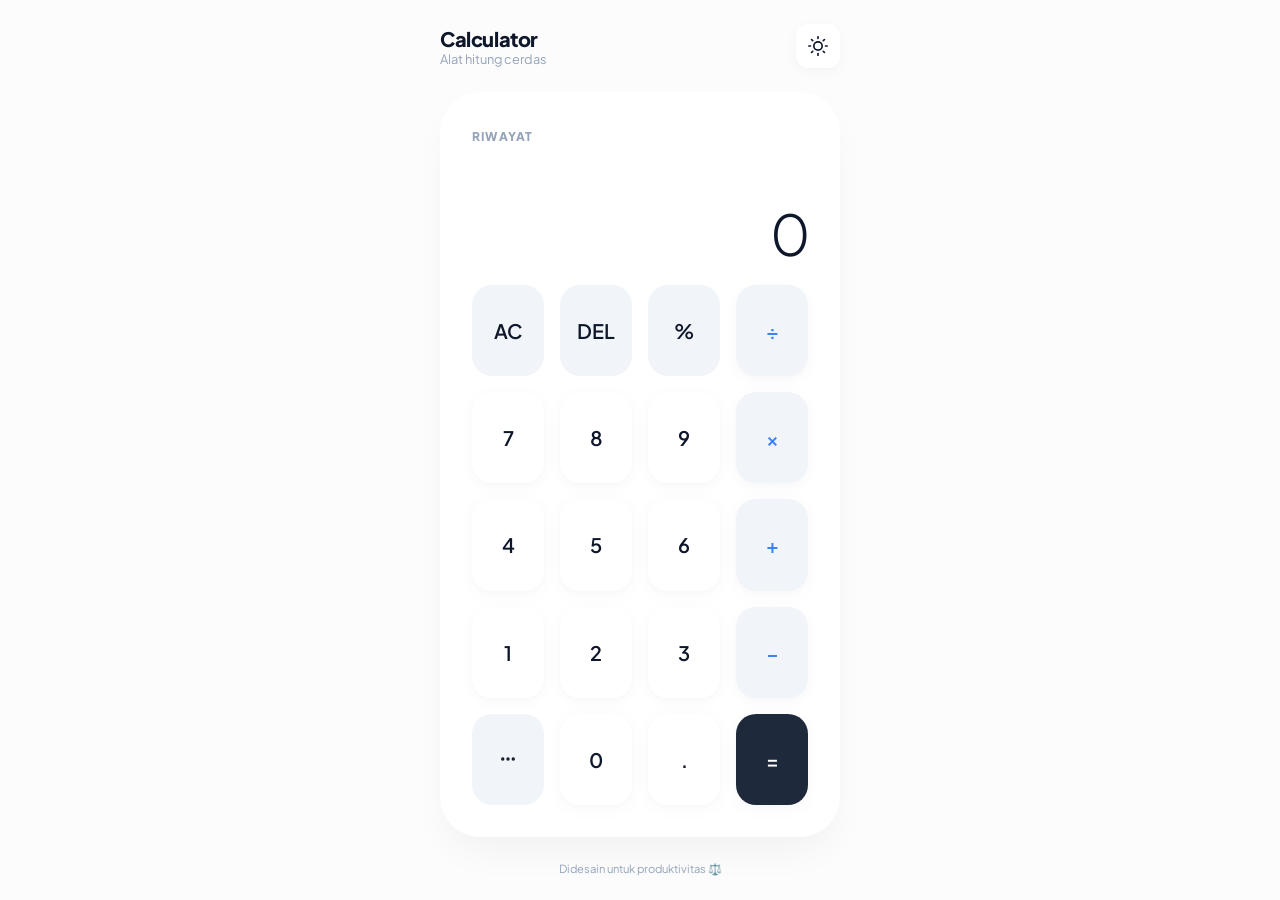
<file: index.html>
<!DOCTYPE html>
<html lang="en">

<head>
    <meta charset="UTF-8">
    <meta name="viewport" content="width=device-width, initial-scale=1.0, maximum-scale=1.0, user-scalable=no">
    <title>Modern Calculator - Alat Hitung Minimalis</title>
    <link rel="stylesheet" href="style.css">
    <link rel="preconnect" href="https://fonts.googleapis.com">
    <link rel="preconnect" href="https://fonts.gstatic.com" crossorigin>
    <link href="https://fonts.googleapis.com/css2?family=Plus+Jakarta+Sans:wght@300;400;500;600;700;800&display=swap" rel="stylesheet">
    
    <!-- PWA Settings -->
    <link rel="manifest" href="manifest.json">
    <meta name="theme-color" content="#3b82f6">
    <meta name="apple-mobile-web-app-capable" content="yes">
    <meta name="apple-mobile-web-app-status-bar-style" content="black-translucent">
    <meta name="apple-mobile-web-app-title" content="Calculator">
    <meta name="mobile-web-app-capable" content="yes">
    <meta name="application-name" content="Calculator">
    <link rel="apple-touch-icon" href="icon-512.png">
    <link rel="shortcut icon" href="icon-512.png">

    <script>
        if ('serviceWorker' in navigator) {
            window.addEventListener('load', () => {
                navigator.serviceWorker.register('sw.js')
                    .then(reg => console.log('SW Registered', reg))
                    .catch(err => console.log('SW Load Error', err));
            });
        }
    </script>
</head>

<body>
    <!-- Splash Screen -->
    <div id="splash-screen">
        <div class="splash-content">
            <div class="splash-logo">
                <svg viewBox="0 0 24 24" fill="none" stroke="currentColor" stroke-width="2" stroke-linecap="round" stroke-linejoin="round">
                    <rect x="4" y="2" width="16" height="20" rx="2" ry="2"></rect>
                    <line x1="8" y1="6" x2="16" y2="6"></line>
                    <line x1="16" y1="14" x2="16" y2="18"></line>
                    <path d="M16 10h.01"></path>
                    <path d="M12 10h.01"></path>
                    <path d="M8 10h.01"></path>
                    <path d="M12 14h.01"></path>
                    <path d="M8 14h.01"></path>
                    <path d="M12 18h.01"></path>
                    <path d="M8 18h.01"></path>
                </svg>
            </div>
            <div class="splash-loader"></div>
        </div>
    </div>

    <div class="background-glow"></div>
    <main class="calculator-container">
        <header>
            <div class="header-text">
                <h1>Calculator</h1>
                <p>Alat hitung cerdas</p>
            </div>
            <button class="theme-toggle" id="theme-toggle" aria-label="Toggle dark mode">
                <svg class="sun-icon" viewBox="0 0 24 24" fill="none" stroke="currentColor" stroke-width="2" stroke-linecap="round" stroke-linejoin="round">
                    <circle cx="12" cy="12" r="5"></circle>
                    <line x1="12" y1="1" x2="12" y2="3"></line>
                    <line x1="12" y1="21" x2="12" y2="23"></line>
                    <line x1="4.22" y1="4.22" x2="5.64" y2="5.64"></line>
                    <line x1="18.36" y1="18.36" x2="19.78" y2="19.78"></line>
                    <line x1="1" y1="12" x2="3" y2="12"></line>
                    <line x1="21" y1="12" x2="23" y2="12"></line>
                    <line x1="4.22" y1="19.78" x2="5.64" y2="18.36"></line>
                    <line x1="18.36" y1="5.64" x2="19.78" y2="4.22"></line>
                </svg>
                <svg class="moon-icon" viewBox="0 0 24 24" fill="none" stroke="currentColor" stroke-width="2" stroke-linecap="round" stroke-linejoin="round">
                    <path d="M21 12.79A9 9 0 1 1 11.21 3 7 7 0 0 0 21 12.79z"></path>
                </svg>
            </button>
        </header>

        <section class="calculator-glass">
            <nav class="main-nav">
                <a href="history.html" class="nav-link">Riwayat </a>
            </nav>
            
            <div class="display">
                <div id="previous-operand" class="previous-operand"></div>
                <div id="current-operand" class="current-operand">0</div>
            </div>

            <div class="buttons-grid" id="buttons-grid">
                <!-- Row 1 (Scientific Only) -->
                <button data-advanced="2nd" class="control adv-btn">2<sup>nd</sup></button>
                <button data-advanced="deg" class="control adv-btn" id="mode-toggle">deg</button>
                <button data-advanced="sin" class="control adv-btn">sin</button>
                <button data-advanced="cos" class="control adv-btn">cos</button>
                <button data-advanced="tan" class="control adv-btn">tan</button>

                <!-- Row 2 (Scientific Only) -->
                <button data-advanced="power" class="control adv-btn">x<sup>y</sup></button>
                <button data-advanced="lg" class="control adv-btn">lg</button>
                <button data-advanced="ln" class="control adv-btn">ln</button>
                <button data-advanced="(" class="control adv-btn">(</button>
                <button data-advanced=")" class="control adv-btn">)</button>

                <!-- Row 3 -->
                <button data-advanced="sqrt" class="control adv-btn">√</button>
                <button data-all-clear class="control">AC</button>
                <button data-delete class="control">DEL</button>
                <button data-operation="%" class="control">%</button>
                <button data-operation="÷" class="operator">÷</button>

                <!-- Row 4 -->
                <button data-advanced="fact" class="control adv-btn">x!</button>
                <button data-number>7</button>
                <button data-number>8</button>
                <button data-number>9</button>
                <button data-operation="×" class="operator">×</button>

                <!-- Row 5 -->
                <button data-advanced="inv" class="control adv-btn">1/x</button>
                <button data-number>4</button>
                <button data-number>5</button>
                <button data-number>6</button>
                <button data-operation="+" class="operator">+</button>

                <!-- Row 6 -->
                <button data-advanced="phi" class="control adv-btn">φ</button>
                <button data-number>1</button>
                <button data-number>2</button>
                <button data-number>3</button>
                <button data-operation="−" class="operator">−</button>

                <!-- Row 7 -->
                <button id="advanced-toggle" class="control">
                    <svg viewBox="0 0 24 24" width="18" height="18" fill="none" stroke="currentColor" stroke-width="2.5">
                        <circle cx="12" cy="12" r="1"></circle><circle cx="19" cy="12" r="1"></circle><circle cx="5" cy="12" r="1"></circle>
                    </svg>
                </button>
                <button data-advanced="e" class="control adv-btn">e</button>
                <button data-number>0</button>
                <button data-number>.</button>
                <button data-equals class="operator-equal">=</button>
            </div>
        </section>

        <footer>
            <p>Didesain untuk produktivitas ⚖️</p>
        </footer>
    </main>
    <script src="script.js"></script>
</body>

</html>
</file>
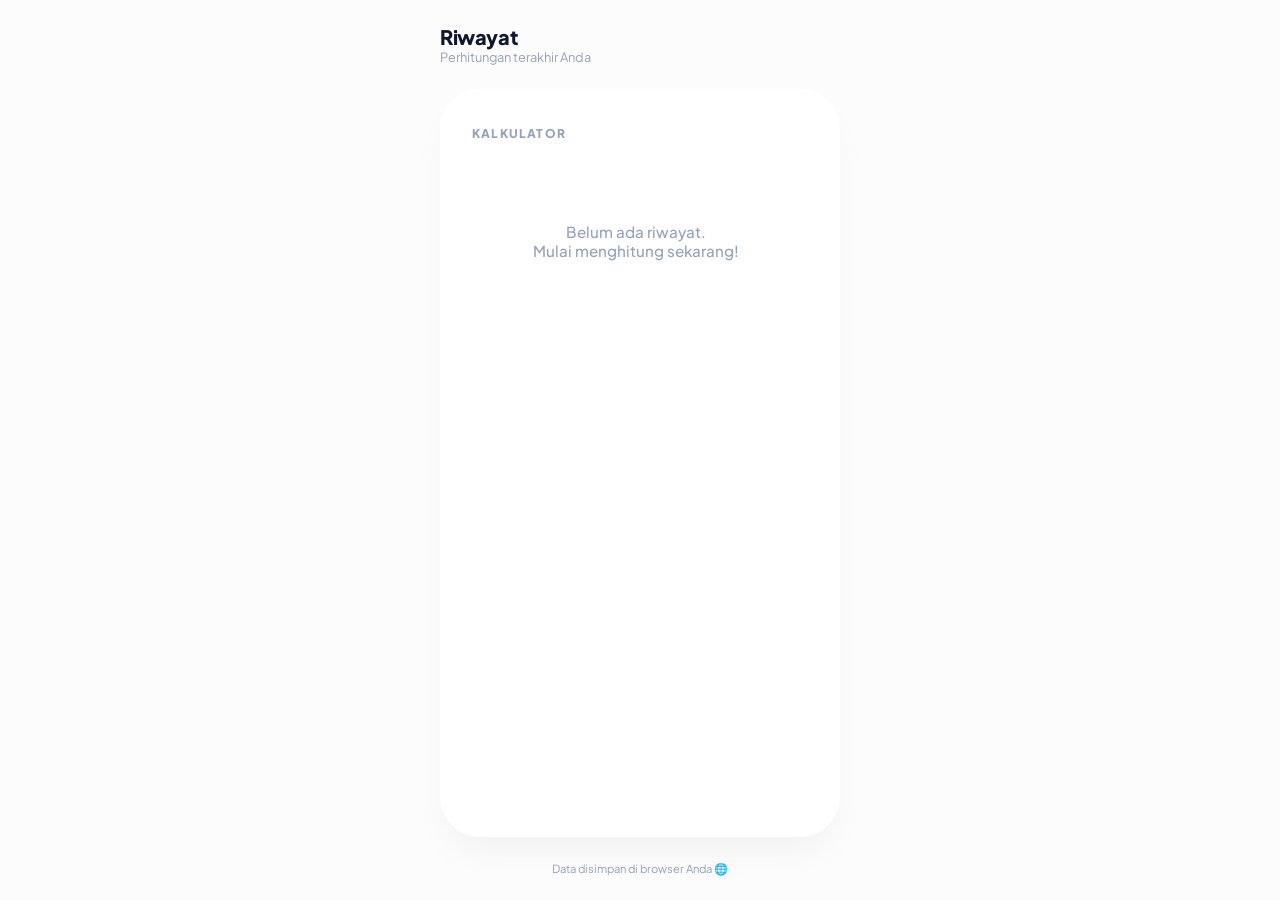
<file: history.html>
<!DOCTYPE html>
<html lang="en">

<head>
    <meta charset="UTF-8">
    <meta name="viewport" content="width=device-width, initial-scale=1.0">
    <title>Riwayat Perhitungan - Modern Calculator</title>
    <link rel="stylesheet" href="style.css">
    <link rel="preconnect" href="https://fonts.googleapis.com">
    <link rel="preconnect" href="https://fonts.gstatic.com" crossorigin>
    <link href="https://fonts.googleapis.com/css2?family=Plus+Jakarta+Sans:wght@300;400;500;600;700&display=swap" rel="stylesheet">
    
    <!-- PWA Settings -->
    <link rel="manifest" href="manifest.json">
    <meta name="theme-color" content="#3b82f6">
    <meta name="apple-mobile-web-app-capable" content="yes">
    <meta name="apple-mobile-web-app-status-bar-style" content="black-translucent">
    <meta name="apple-mobile-web-app-title" content="Calculator">
    <link rel="apple-touch-icon" href="icon-512.png">

    <script>
        if ('serviceWorker' in navigator) {
            window.addEventListener('load', () => {
                navigator.serviceWorker.register('sw.js')
                    .then(reg => console.log('SW Registered', reg))
                    .catch(err => console.log('SW Load Error', err));
            });
        }
    </script>

    <style>
        .history-list {
            list-style: none;
            width: 100%;
            max-height: 400px;
            overflow-y: auto;
            margin-top: 1rem;
            padding-right: 0.5rem;
        }

        /* Custom Scrollbar */
        .history-list::-webkit-scrollbar {
            width: 4px;
        }
        .history-list::-webkit-scrollbar-track {
            background: transparent;
        }
        .history-list::-webkit-scrollbar-thumb {
            background: var(--op-bg);
            border-radius: 10px;
        }

        .history-item {
            background: var(--button-bg);
            padding: 1.25rem;
            border-radius: 1.25rem;
            margin-bottom: 1rem;
            display: flex;
            justify-content: space-between;
            align-items: center;
            box-shadow: var(--shadow-soft);
            animation: slideIn 0.4s cubic-bezier(0.16, 1, 0.3, 1);
        }

        @keyframes slideIn {
            from { opacity: 0; transform: translateX(-10px); }
            to { opacity: 1; transform: translateX(0); }
        }

        .history-expr {
            color: var(--text-muted);
            font-size: 0.9rem;
            font-weight: 500;
        }

        .history-res {
            font-weight: 700;
            color: var(--text-primary);
            font-size: 1.1rem;
        }

        .clear-btn {
            width: 100%;
            height: 56px;
            margin-top: 1.5rem;
            background: #fef2f2;
            color: #ef4444;
            font-size: 0.95rem;
            font-weight: 600;
            border-radius: 1.25rem;
            border: none;
            cursor: pointer;
            transition: all 0.3s ease;
        }

        body.dark-mode .clear-btn {
            background: rgba(239, 68, 68, 0.1);
        }

        .clear-btn:hover {
            background: #fee2e2;
            transform: translateY(-2px);
        }

        .empty-state {
            text-align: center;
            color: var(--text-muted);
            padding: 3rem 0;
            font-size: 0.95rem;
            font-weight: 500;
        }
    </style>
</head>

<body>
    <div class="background-glow"></div>
    <main class="calculator-container">
        <header>
            <div class="header-text">
                <h1>Riwayat</h1>
                <p>Perhitungan terakhir Anda</p>
            </div>
        </header>

        <section class="calculator-glass">
            <nav class="main-nav">
                <a href="index.html" class="nav-link">Kalkulator</a>
            </nav>

            <div id="history-container" class="history-list">
                <!-- History items will be injected here -->
            </div>

            <button id="clear-history" class="clear-btn">Hapus Riwayat</button>
        </section>

        <footer>
            <p>Data disimpan di browser Anda 🌐</p>
        </footer>
    </main>

    <script>
        // Apply theme immediately
        const savedTheme = localStorage.getItem('theme');
        if (savedTheme === 'dark') {
            document.body.classList.add('dark-mode');
        }

        const historyContainer = document.getElementById('history-container');
        const clearBtn = document.getElementById('clear-history');

        function loadHistory() {
            const history = JSON.parse(localStorage.getItem('calc_history') || '[]');
            historyContainer.innerHTML = '';

            if (history.length === 0) {
                historyContainer.innerHTML = '<div class="empty-state">Belum ada riwayat.<br>Mulai menghitung sekarang!</div>';
                clearBtn.style.display = 'none';
                return;
            }

            clearBtn.style.display = 'block';
            history.reverse().forEach(item => {
                const div = document.createElement('div');
                div.className = 'history-item';
                div.innerHTML = `
                    <span class="history-expr">${item.expression}</span>
                    <span class="history-res">${item.result}</span>
                `;
                historyContainer.appendChild(div);
            });
        }

        clearBtn.addEventListener('click', () => {
            localStorage.removeItem('calc_history');
            loadHistory();
        });

        loadHistory();
    </script>
</body>

</html>
</file>
<file: style.css>
:root {
    --bg-main: #fcfcfc;
    --surface: #ffffff;
    --text-primary: #0f172a;
    --text-muted: #94a3b8;
    --accent: #3b82f6;
    --button-bg: #ffffff;
    --button-hover: #f8fafc;
    --op-bg: #f1f5f9;
    --eq-bg: #1e293b;
    --eq-text: #ffffff;
    --shadow-soft: 0 4px 20px -1px rgba(0, 0, 0, 0.03), 0 2px 10px -1px rgba(0, 0, 0, 0.02);
    --shadow-floating: 0 20px 40px -10px rgba(0, 0, 0, 0.05);
    --transition-speed: 0.4s;
    
    /* Dynamic Layout Variables */
    --container-max-width: 400px;
    --grid-gap: 1rem;
    --button-radius: 1.25rem;
}

body.dark-mode {
    --bg-main: #020617;
    --surface: #0f172a;
    --text-primary: #f8fafc;
    --text-muted: #64748b;
    --accent: #38bdf8;
    --button-bg: #1e293b;
    --button-hover: #334155;
    --op-bg: #1e293b;
    --eq-bg: #f8fafc;
    --eq-text: #020617;
}

/* Splash Screen */
#splash-screen {
    position: fixed;
    inset: 0;
    background-color: var(--bg-main);
    display: flex;
    justify-content: center;
    align-items: center;
    z-index: 9999;
}
#splash-screen.fade-out { opacity: 0; visibility: hidden; transition: 0.6s ease; }
.splash-logo { width: 60px; height: 60px; color: var(--text-primary); animation: pulse 2s infinite; }
.splash-loader { width: 30px; height: 3px; background: var(--op-bg); position: relative; overflow: hidden; margin-top: 1rem; }
.splash-loader::after { content: ''; position: absolute; inset: 0; background: var(--accent); animation: loading 1.5s infinite; }
@keyframes pulse { 0%, 100% { transform: scale(1); } 50% { transform: scale(1.1); } }
@keyframes loading { 0% { transform: translateX(-100%); } 100% { transform: translateX(100%); } }

* {
    margin: 0;
    padding: 0;
    box-sizing: border-box;
    font-family: 'Plus Jakarta Sans', sans-serif;
    -webkit-tap-highlight-color: transparent;
}

body {
    background-color: var(--bg-main);
    color: var(--text-primary);
    height: 100dvh;
    display: flex;
    justify-content: center;
    align-items: center;
    padding: 1.5rem;
    overflow: hidden; /* NO SCROLL */
}

.calculator-container {
    width: 100%;
    max-width: var(--container-max-width);
    height: 100%;
    display: flex;
    flex-direction: column;
}

header {
    flex-shrink: 0;
    margin-bottom: 1.5rem;
    display: flex;
    justify-content: space-between;
    align-items: center;
}

.header-text h1 { font-size: 1.25rem; font-weight: 800; letter-spacing: -0.02em; }
.header-text p { font-size: 0.8rem; color: var(--text-muted); }

.theme-toggle {
    width: 44px; height: 44px; background: var(--surface); border: none; border-radius: 12px;
    cursor: pointer; display: flex; align-items: center; justify-content: center;
    box-shadow: var(--shadow-soft); position: relative; overflow: hidden;
}
.theme-toggle svg { position: absolute; width: 20px; height: 20px; transition: 0.5s cubic-bezier(0.4, 0, 0.2, 1); }
.sun-icon { transform: translateY(0); }
.moon-icon { transform: translateY(40px); }
body.dark-mode .sun-icon { transform: translateY(-40px); }
body.dark-mode .moon-icon { transform: translateY(0); }

.calculator-glass {
    flex: 1;
    background: var(--surface);
    border-radius: 2.5rem;
    padding: 2rem;
    box-shadow: var(--shadow-floating);
    display: flex;
    flex-direction: column;
    min-height: 0; /* Important for flex child sizing */
}

.main-nav { flex-shrink: 0; margin-bottom: 1rem; }
.nav-link { text-decoration: none; color: var(--text-muted); font-size: 0.75rem; font-weight: 800; text-transform: uppercase; letter-spacing: 0.1em; }

.display {
    flex-shrink: 0;
    text-align: right;
    margin-bottom: 1.5rem;
    min-height: 100px;
    display: flex;
    flex-direction: column;
    justify-content: flex-end;
}
.previous-operand { font-size: 1rem; color: var(--text-muted); margin-bottom: 0.5rem; min-height: 1.5rem; }
.current-operand { font-size: 3.5rem; font-weight: 300; letter-spacing: -0.04em; line-height: 1; word-break: break-all; }

/* REVOLUTIONARY GRID */
.buttons-grid {
    flex: 1;
    display: grid;
    grid-template-columns: repeat(4, 1fr);
    grid-template-rows: repeat(5, 1fr);
    gap: var(--grid-gap);
}

.buttons-grid.advanced-active {
    grid-template-columns: repeat(5, 1fr);
    grid-template-rows: repeat(7, 1fr);
    gap: 0.6rem;
}

button {
    width: 100%;
    height: 100%;
    border: none;
    border-radius: var(--button-radius);
    background: var(--button-bg);
    color: var(--text-primary);
    font-size: 1.25rem;
    font-weight: 600;
    cursor: pointer;
    box-shadow: var(--shadow-soft);
    display: flex;
    align-items: center;
    justify-content: center;
    transition: 0.2s;
}
button:active { transform: scale(0.92); opacity: 0.8; }

.adv-btn { display: none; }
.buttons-grid.advanced-active .adv-btn { display: flex; font-size: 0.9rem; background: var(--op-bg); box-shadow: none; }

.control { background: var(--op-bg); box-shadow: none; }
.operator { background: var(--op-bg); color: var(--accent); }
.operator-equal { background: var(--eq-bg); color: var(--eq-text); }

#advanced-toggle svg { transition: transform 0.4s; }
.buttons-grid.advanced-active #advanced-toggle svg { transform: rotate(90deg); color: var(--accent); }

footer { flex-shrink: 0; margin-top: 1.5rem; text-align: center; font-size: 0.7rem; color: var(--text-muted); }

/* MOBILE OPTIMIZATION */
@media (max-width: 480px) {
    body { padding: 0.75rem; }
    .calculator-glass { padding: 1.25rem; border-radius: 2rem; }
    .display { margin-bottom: 1rem; min-height: 80px; }
    .current-operand { font-size: 2.75rem; }
    :root { --grid-gap: 0.75rem; --button-radius: 1rem; }
    
    .buttons-grid.advanced-active { gap: 0.4rem; }
    .buttons-grid.advanced-active button { border-radius: 0.75rem; font-size: 1rem; }
    .buttons-grid.advanced-active .adv-btn { font-size: 0.8rem; }
    
    header { margin-bottom: 1rem; }
    footer { margin-top: 1rem; }
}

/* LANDSCAPE / SHORT SCREEN FIX */
@media (max-height: 650px) {
    header { margin-bottom: 0.5rem; }
    .display { margin-bottom: 0.5rem; min-height: 60px; }
    .current-operand { font-size: 2rem; }
    .buttons-grid { gap: 0.4rem; }
    footer { display: none; }
}
</file>
